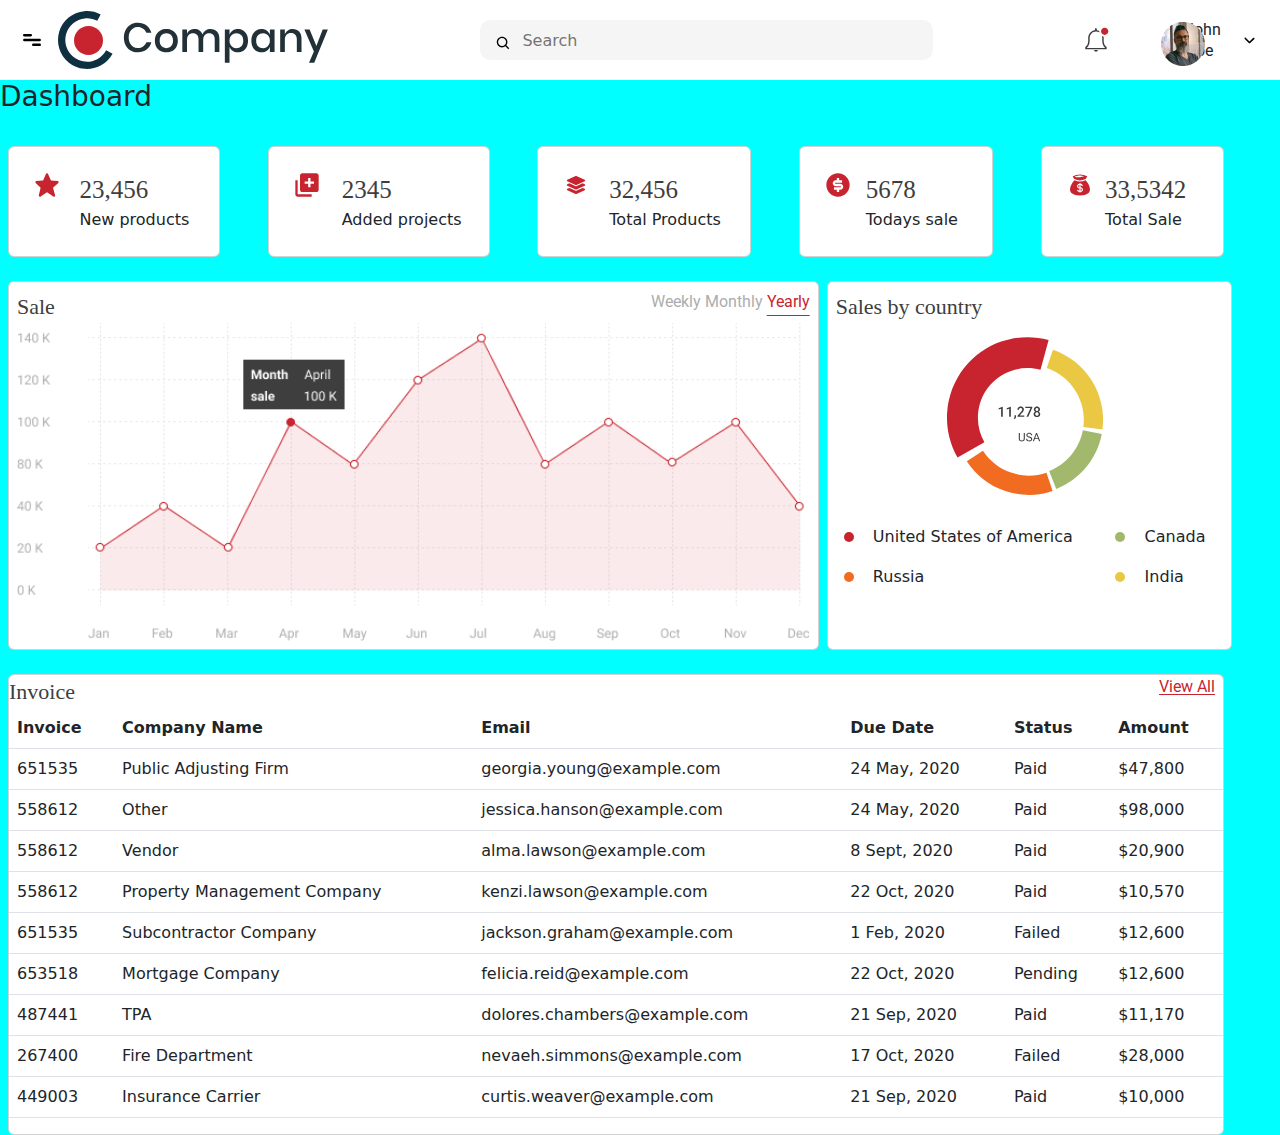
<file: dashboard-1.html>
<!DOCTYPE html>
<html lang="en">
<head>
    <meta charset="UTF-8">
    <meta http-equiv="X-UA-Compatible" content="IE=edge">
    <meta name="viewport" content="width=device-width, initial-scale=1.0">
    <link href="css/dashboard-1.css" rel="stylesheet">
    <link href="css/bootstrap.min.css" rel="stylesheet">
    <link defer href="js/bootstrap.bundle.min.js">
    <link href="https://fonts.googleapis.com/css2?family=Roboto:wght@300;400;500;900&display=swap" rel="stylesheet">
    <script src="https://code.jquery.com/jquery-3.6.3.min.js"></script>
    <title>Dashboard</title>
</head>
<body>
<div class="container-fulid">
    <div class="topbar">
        <img src="images/menu-bar.svg" alt="" id="menubar">
        <div class="logo">
            <img src="images/logo.svg" alt="" class="comp-logo">
        </div>
        <div class="search">
            <img src="images/search-icon.svg" class="searchimg" alt="">
            <input type="text" id="search" placeholder="Search">
        </div>
        <div class="notification">
            <img src="images/notification-icon.svg" alt="" class="navigation">
        </div>
        <div class="user">
            <img src="images/profile.png" alt="">
        </div>
        <div class="username">
            John Doe
        </div>
        <img src="images/downward-arrow.svg" alt="">
    </div>
    <div class="sidebar">
        <ul>
            <li>
                <a href="dashboard.html">
                    <img src="images/dashboard-default.svg" alt="">
                    <div>Dashboard</div>
                </a>
            </li>
            <li>
                <a href="innerpage.html">
                    <img src="images/graph-default.svg" alt="">
                    <div>Analysis</div>
                </a>
            </li>
            <li>
                <a href="#">
                    <img src="images/inbox-default.svg" alt="">
                    <div>Inbox</div>
                </a>
            </li>
            <li>
                <a href="#">
                    <img src="images/clock-default.svg" alt="">
                    <div>History</div>
                </a>
            </li>
            <li>
                <a href="#">
                    <img src="images/user-default.svg" alt="">
                    <div>Users</div>
                </a>
            </li>
            <li>
                <a href="#">
                    <img src="images/maintenance-default.svg" alt="">
                    <div>Maintenance</div>
                </a>
            </li>
            <li>
                <a href="#">
                    <img src="images/setting-default.svg" alt="">
                    <div>Setting</div>
                </a>
            </li>
        </ul>
    </div>



            
    <div class="content-div ">
                <div class="row">
                    <h3>Dashboard</h3>
                </div>

                <div class="d-flex info"><!--flexbox-->
                    <div class="card info_content p-4 ">
                        <div class="row">
                            <div class="col-3"><img src="images/star.svg" class="info_img"></div>
                            <div class="col"><span class="num">23,456</span><br>
                            New products</div>
                        </div>
                    
                    </div>
                    
                    <div class="card info_content p-4">
                        <div class="row">
                            <div class="col-3"><img src="images/new-product.svg" class="info_img"></div>
                            <div class="col"><span class="num">2345</span><br>
                            Added projects</div>
                        </div>
                    
                    </div>
                    
                    <div class="card info_content p-4">
                        <div class="row">
                            <div class="col-3"><img src="images/total-product.svg" class="info_img"></div>
                            <div class="col"><span class="num">32,456</span><br>
                            Total Products</div>
                        </div>
                    </div>
                    
                    
                    <div class="card info_content p-4">
                        <div class="row">
                            <div class="col-3"><img src="images/dollar-filled.svg" class="info_img"></div>
                            <div class="col"><span class="num">5678</span><br>
                            Todays sale</div>
                        </div>
                    </div>
                    
                    <div class="card info_content p-4">
                        <div class="row">
                            <div class="col-3"><img src="images/money-bag.svg" class="info_img"></div>
                            <div class="col"><span class="text">
                                <span class="num">33,5342</span><br>
                                Total Sale
                            </span></div>
                        </div>                        
                    </div>

                </div>

                <div class="d-flex sale">
                   
                        <div class=" card sale p-2 col-md-8 ">
                            
                                <div class="col">
                                    <span class="saletxt">Sale</span><span class="condition">Weekly Monthly <span class="yearly">Yearly</span></span>
                                    <img src="images/data-graph.png" class="datagraph">
                                </div>
                            
                        </div>
                    
                        <div class="card sale_by_country p-2 col-md-4 ">
                        
                            <div class="col">
                                <span class="salebcountry">Sales by country</span>
                                <img src="images/pie-chart.svg" class="piechart">
                                <table class="table table-borderless">
                                    <tr>
                                        <td><span class="dot1"></span></td>
                                        <td>United States of America</td>
                                        <td><span class="dot2"></span></td>
                                        <td></span>Canada</td>
                                    </tr>
                                    <tr>
                                        <td><span class="dot3"></span></td>
                                        <td>Russia</td>
                                        <td><span class="dot4"></span></td>
                                        <td>India</td>
                                    </tr>
                                </table>
                            </div>
                        </div>
                    
                </div>

                <div class="card invoice">
                    <div class="col">
                        <span class="invoice-heading">Invoice</span>
                        <span class="view">View All</span>
                    </div>
                    <div class="scroll">
                        <table class="table table-responsive">
                            <tr>
                                <th>Invoice</th>
                                <th>Company Name</th>
                                <th>Email</th>
                                <th>Due Date</th>
                                <th>Status</th>
                                <th>Amount</th>
                            </tr>
                            <tr>
                                <td>651535</td>
                                <td>Public Adjusting Firm</td>
                                <td>georgia.young@example.com</td>
                                <td>24 May, 2020</td>
                                <td><span class="paid">Paid</span></td>
                                <td>$47,800</td>
                            </tr>
                            <tr>
                                <td>558612</td>
                                <td>Other</td>
                                <td>jessica.hanson@example.com</td>
                                <td>24 May, 2020</td>
                                <td><span class="paid">Paid</span></td>
                                <td>$98,000</td>
                            </tr>
                            <tr>
                                <td>558612</td>
                                <td>Vendor</td>
                                <td>alma.lawson@example.com</td>
                                <td>8 Sept, 2020</td>
                                <td><span class="paid">Paid</span></td>
                                <td>$20,900</td>
                            </tr>
                            <tr>
                                <td>558612</td>
                                <td>Property Management Company</td>
                                <td>kenzi.lawson@example.com</td>
                                <td>22 Oct, 2020</td>
                                <td><span class="paid">Paid</span></td>
                                <td>$10,570</td>
                            </tr>
                            <tr>
                                <td>651535</td>
                                <td>Subcontractor Company</td>
                                <td>jackson.graham@example.com</td>
                                <td>1 Feb, 2020</td>
                                <td><span class="failed">Failed</span></td>
                                <td>$12,600</td>
                            </tr>
                            <tr>
                                <td>653518</td>
                                <td>Mortgage Company</td>
                                <td>felicia.reid@example.com</td>
                                <td>22 Oct, 2020</td>
                                <td><span class="pending">Pending</span></td>
                                <td>$12,600</td>
                            </tr>
                            <tr>
                                <td>487441</td>
                                <td>TPA</td>
                                <td>dolores.chambers@example.com</td>
                                <td>21 Sep, 2020</td>
                                <td><span class="paid">Paid</span></td>
                                <td>$11,170</td>
                            </tr>
                            <tr>
                                <td>267400</td>
                                <td>Fire Department</td>
                                <td>nevaeh.simmons@example.com</td>
                                <td>17 Oct, 2020</td>
                                <td><span class="failed">Failed</span></td>
                                <td>$28,000</td>
                            </tr>
                            <tr>
                                <td>449003</td>
                                <td>Insurance Carrier</td>
                                <td>curtis.weaver@example.com</td>
                                <td>21 Sep, 2020</td>
                                <td><span class="paid">Paid</span></td>
                                <td>$10,000</td>
                            </tr>
                        </table>
                    </div>
                </div>
                
    </div>
        
                
</div>
 <script>
    $('#menubar').click(function () {
        $('.sidebar').toggleClass("active");
    })
</script>  

    
</body>
</html>
</file>
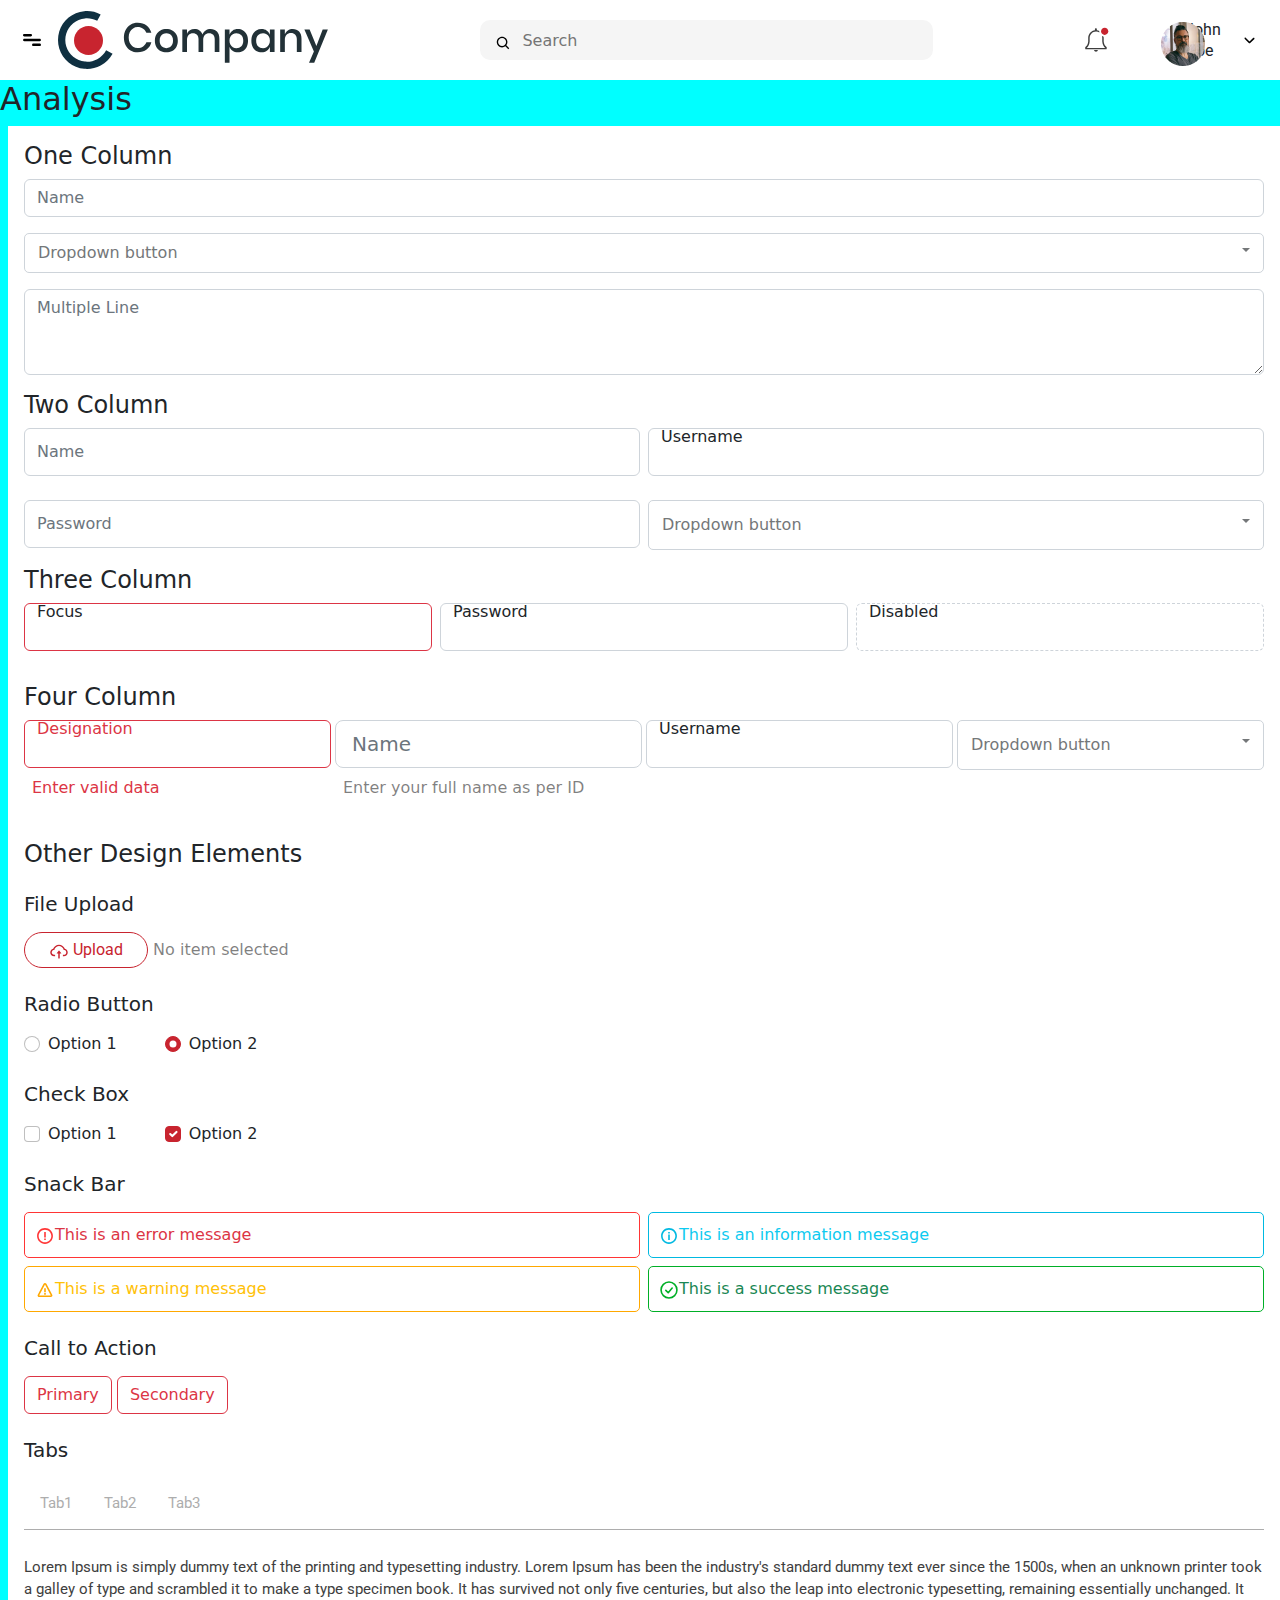
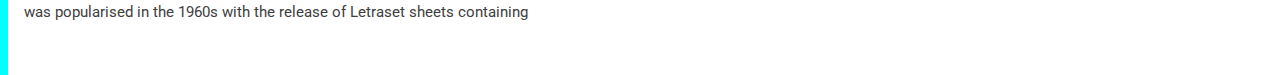
<file: innerpage-1.html>
<!DOCTYPE html>
<html lang="en">

<head>
    <meta charset="UTF-8">
    <meta http-equiv="X-UA-Compatible" content="IE=edge">
    <meta name="viewport" content="width=device-width, initial-scale=1.0">
    <link href="css/dashboard-1.css" rel="stylesheet">
    <link href="css/bootstrap.min.css" rel="stylesheet">
    <script src="https://code.jquery.com/jquery-3.6.3.min.js"></script>
    <script src="js/bootstrap.bundle.min.js"></script>
    <link href="https://fonts.googleapis.com/css2?family=Roboto:wght@300;400;500;900&display=swap" rel="stylesheet">
    
    
    <title>innerpage</title>
</head>

<body>
    <div class="container-fulid">
        <div class="topbar">
            <img src="images/menu-bar.svg" alt="" id="menubar">
            <div class="logo">
                <img src="images/logo.svg" alt="" class="comp-logo">
            </div>
            <div class="search">
                <img src="images/search-icon.svg" class="searchimg" alt="">
                <input type="text" id="search" placeholder="Search">
            </div>
            <div class="notification">
                <img src="images/notification-icon.svg" alt="" class="navigation">
            </div>
            <div class="user">
                <img src="images/profile.png" alt="">
            </div>
            <div class="username">
                John Doe
            </div>
            <img src="images/downward-arrow.svg" alt="">
        </div>
        <div class="sidebar">
            <ul>
                <li>
                    <a href="dashboard.html">
                        <img src="images/dashboard-default.svg" alt="">
                        <div>Dashboard</div>
                    </a>
                </li>
                <li>
                    <a href="innerpage.html">
                        <img src="images/graph-default.svg" alt="">
                        <div>Analysis</div>
                    </a>
                </li>
                <li>
                    <a href="#">
                        <img src="images/inbox-default.svg" alt="">
                        <div>Inbox</div>
                    </a>
                </li>
                <li>
                    <a href="#">
                        <img src="images/clock-default.svg" alt="">
                        <div>History</div>
                    </a>
                </li>
                <li>
                    <a href="#">
                        <img src="images/user-default.svg" alt="">
                        <div>Users</div>
                    </a>
                </li>
                <li>
                    <a href="#">
                        <img src="images/maintenance-default.svg" alt="">
                        <div>Maintenance</div>
                    </a>
                </li>
                <li>
                    <a href="#">
                        <img src="images/setting-default.svg" alt="">
                        <div>Setting</div>
                    </a>
                </li>
            </ul>
        </div>
        <div class="content-div">
            <div class="row">
                <h2>Analysis</h2>
            </div>
            <div class="subcontent bg-white p-3">
                <h4>One Column</h4>
                <div class="row">
                    <div class="mb-3"><input type="email" class="form-control w-100 shadow-none" id="name-col1" placeholder="Name"></div>
                </div>
                <div class="row ">
                    <div class="col-lg-12 mb-3">
                        <div class=" dropdown dropdown-button">
                            <button class="col-md-6 btn dropdown-toggle w-100 text-start shadow-none " type="button" id="dropdownMenuButton1"
                                data-bs-toggle="dropdown" aria-expanded="false">
                                Dropdown button
                            </button>
                            <ul class="dropdown-menu" aria-labelledby="dropdownMenuButton1">
                                <li><a class="dropdown-item" href="#">Action</a></li>
                                <li><a class="dropdown-item" href="#">Another action</a></li>
                                <li><a class="dropdown-item" href="#">Something else here</a></li>
                            </ul>
                        </div>
                    </div>
                </div>
                <div class="row">
                    <div class="mb-3">
                        <textarea class="form-control w-100 shadow-none"  id="exampleFormControlTextarea1" rows="3" placeholder="Multiple Line"></textarea>
                    </div>
                    
                </div>

                <h4>Two Column</h4>
                <div class="d-flex column2-flex gap-2 ">
                    <div class="col">
                        <input type="email" class="form-control name-col2 shadow-none" id="exampleFormControlInput1" placeholder="Name">
                    </div>
                    <div class="col">
                        <div class="form-floating mb-3">
                            <input type="email" class="form-control shadow-none" id="floatingInput" placeholder="name@example.com">
                            <label for="floatingInput">Username</label>
                        </div>
                    </div>
                </div>
                <div class="d-flex column2-flex gap-2 mt-2 mb-3">
                    <div class="col">
                        <input type="email" class="form-control w-100  password-col2 shadow-none" id="exampleFormControlInput1" placeholder="Password">
                    </div>
                    <div class="col">
                        <div class="dropdown dropdown-button">
                            <button class="btn btn-white dropdown-toggle text-start w-100 border-1 dropdownbutheight shadow-none" type="button" id="dropdownMenuButton1" data-bs-toggle="dropdown"
                                aria-expanded="false">
                                Dropdown button
                            </button>
                            <ul class="dropdown-menu shadow-none" aria-labelledby="dropdownMenuButton1">
                                <li><a class="dropdown-item" href="#">Action</a></li>
                                <li><a class="dropdown-item" href="#">Another action</a></li>
                                <li><a class="dropdown-item" href="#">Something else here</a></li>
                            </ul>
                        </div>
                    </div>
                </div>

                <h4>Three Column</h4>
                <div class="d-flex column3-flex gap-2 mb-3">
                    <div class="col">
                        <div class="form-floating mb-3">
                            <input type="email" class="form-control border-danger shadow-none" id="floatingInput" placeholder="name@example.com">
                            <label for="floatingInput">Focus</label>
                        </div>

                    </div>
                    <div class="col">
                        <div class="form-floating mb-3">
                            <input type="email" class="form-control shadow-none" id="floatingInput" placeholder="name@example.com">
                            <label for="floatingInput">Password</label>
                        </div>
                    </div>
                    <div class="col">
                        <div class="form-floating mb-3">
                            <input type="email" class="form-control dashed-border shadow-none" id="floatingInput" placeholder="name@example.com">
                            <label for="floatingInput">Disabled</label>
                        </div>
                    </div>
                </div>

                <h4>Four Column</h4>
                <div class="d-flex column4-flex gap-1 mb-3">
                    <div class="col">
                        <div class="form-floating mb-3">
                            <input type="email" class="form-control border-danger shadow-none" id="floatingInput" placeholder="name@example.com">
                            <label for="floatingInput" class="text-danger">Designation</label>
                            <p class="p-2 text-danger">Enter valid data</p>
                        </div>
                    </div>

                    <div class="col">
                        <input type="email" class="form-control form-control-lg shadow-none" id="exampleFormControlInput1" placeholder="Name">
                        <p class="p-2 text-black-50">Enter your full name as per ID</p>
                    </div>
                    <div class="col">
                        <div class="form-floating mb-3">
                            <input type="email" class="form-control shadow-none" id="floatingInput" placeholder="name@example.com">
                            <label for="floatingInput">Username</label>
                        </div>
                    </div>
                    <div class="col">
                        <div class="dropdown dropdown-button">
                            <button class="btn btn-white dropdown-toggle w-100 text-start dropdownbutheight shadow-none" type="button"
                                id="dropdownMenuButton1" data-bs-toggle="dropdown" aria-expanded="false">
                                Dropdown button
                            </button>
                            <ul class="dropdown-menu" aria-labelledby="dropdownMenuButton1">
                                <li><a class="dropdown-item" href="#">Action</a></li>
                                <li><a class="dropdown-item" href="#">Another action</a></li>
                                <li><a class="dropdown-item" href="#">Something else here</a></li>
                            </ul>
                        </div>
                    </div>

                </div>
                <h4>Other Design Elements</h4>
                <h5 class="mt-4 mb-3">File Upload</h5>
                <button class="file"><img src="images/cloud-upload-icon.svg">
                    Upload</button>
                    <span class="text-black-50 text-end">No item selected</span>

                <h5 class="mt-4 mb-3">Radio Button</h5>

                    <div class="d-flex radiobutton-flex col-md-9 gap-5">
                        <div class="form-check ">
                            <input class="form-check-input" type="radio" name="flexRadioDefault" id="flexRadioDefault1">
                            <label class="form-check-label" for="flexRadioDefault1">
                                Option 1
                            </label>
                        </div>
                    
                    
                        <div class="form-check">
                            <input class="form-check-input" type="radio" name="flexRadioDefault" id="flexRadioDefault2" checked>
                            <label class="form-check-label" for="flexRadioDefault2">
                                Option 2
                            </label>
                        </div>
                    </div>

                <h5 class="mt-4 mb-3">Check Box</h5>

                <div class="d-flex checkbox-flex col-md-9 gap-5">
                    <div class="form-check">
                        <input class="form-check-input" type="checkbox" value="" id="flexCheckDefault">
                        <label class="form-check-label" for="flexCheckDefault">
                            Option 1
                        </label>
                    </div>

                    <div class="form-check">
                        <input class="form-check-input" type="checkbox" value="" id="flexCheckChecked" checked>
                        <label class="form-check-label" for="flexCheckChecked">
                            Option 2
                        </label>
                    </div>
                </div>
                
                <h5 class="mt-4 mb-3">Snack Bar</h5>
                <div class="d-flex column2-flex gap-2 ">
                    <div class="col error">
                        <img src="images/error-icon.svg" class="snack-icon"><span class="text-danger">This is an error message</span>
                    </div>
                    <div class="col information">
                        <img src="images/info-icon.svg" class="snack-icon"><span class="text-info">This is an information message</span>
                    </div>
                </div>
                <div class="d-flex column2-flex gap-2 mt-2 mb-3">
                    <div class="col warning">
                        <img src="images/warning-icon.svg" class="snack-icon"><span class="text-warning">This is a warning message</span>
                    </div>
                    <div class="col success">
                        <img src="images/success-icon.svg" class="snack-icon "><span class="text-success">This is a success message</span>
                    </div>
                </div>

                <h5 class="mt-4 mb-3 gap-2">Call to Action</h5>
                <button type="button" class="btn  btn-outline-danger rounded-6 ">Primary</button>
                <button type="button" class="btn  btn-outline-danger rounded-6">Secondary</button>

                <h5 class="mt-4 mb-3">Tabs</h5>
                    <div class="tab">
                        <button class="tablinks" onclick=>Tab1</button>
                        <button class="tablinks" onclick=>Tab2</button>
                        <button class="tablinks" onclick=>Tab3</button><br>
                    
                        <div class="tab_content">
                            Lorem Ipsum is simply dummy text of the printing and typesetting industry. Lorem Ipsum has been the industry's
                            standard
                            dummy text ever since the 1500s, when an unknown printer took a galley of type and scrambled it to make a type
                            specimen
                            book. It has survived not only five centuries, but also the leap into electronic typesetting, remaining
                            essentially
                            unchanged. It was popularised in the 1960s with the release of Letraset sheets containing
                        </div>
                    </div>
                        
                
            </div>
        </div>
    </div>

    <script>
        $('#menubar').click(function () {
            $('.sidebar').toggleClass("active");
        })
        
    </script>
</body>
</html>
</file>
<file: css/dashboard-1.css>
*{
    margin: 0;
    padding: 0;
    box-sizing: border-box;
    
    
}
.topbar {
    position: fixed;
    display: grid;
    grid-template-columns: 0.4fr 1fr 8fr 0.1fr 0.8fr 0.6fr 0.2fr;
    width: 100%;
    height: 80px;
    background: #FFFFFF 0% 0% no-repeat padding-box;
    padding: 0px 20px;
    z-index: 1;
    align-items: center;
}

/*.logo img {
    width: 142px;
    height: 30px;
}*/

.search {
    position: relative;
    justify-self: center;
    width: 60%;
}

.search input {
    width: 100%;
    border: none;
    outline: none;
    height: 40px;
    padding: 0px 42px;
    background-color: #F5F5F5;
    border-radius: 10px;
    font-size: 16px;
}

.search img {
    width: 16px;
    height: 16px;
    top: 15px;
    left: 15px;
    cursor: pointer;
    position: absolute;
}

.user {
    position: relative;
}

.user img {
    position: absolute;
    top: -18px;
    left: 52.2px;
    object-fit: cover;
}

.username {
    left: 12px;
    text-align: left;
    font: normal normal normal 16px/21px Roboto;
}
.items img{
    width: 20px;
    height: auto;
}
.sidebar {
    position: fixed;
    top: 80px;
    width: 200px;
    height: calc(100% - 80px);
    overflow-x: hidden;
    background: #FFFFFF 0% 0% no-repeat padding-box;
    
}

.sidebar ul {
    margin-top: 20px;
}

.sidebar ul li {
    width: 100%;
    list-style: none;
}

.sidebar ul li a {
    width: 100%;
    color: black;
    text-decoration: none;
    height: 43px;
    display: flex;
    margin-left: 13px;
    align-items: center;
    font: normal normal normal 16px/21px Roboto;
}

.sidebar ul li a img {
    width: 19px;
    height: 19px;
    align-items: center;
    margin-right: 12.5px;
}

.sidebar ul li:hover {
    background: #FFF3F4 0% 0% no-repeat padding-box;
    border-radius: 5px;
}

.sidebar ul li:hover a {
    color: #C8242F;
}
.content-div{

            position: absolute;
            top: 80px;
            
            width: 100%;
            left: 200px;
            min-height: calc(100vh - 80px);
            background: #FAFAFA 0% 0% no-repeat padding-box;
            background-color: aqua;
            
            
        
}

.info, .sale{
    
    display: flex;
    flex-direction: row;
    width: 95%;
    gap:0.5rem;
    justify-content: space-between;
    margin-top: 1.5em;
    margin-left: 0.5rem;
    
   
}
.card{
    width: var(--cardWidth);
        height: var(--cardHeight);
        margin: var(--cardMargin);
        border: 1px solid #ccc;
        border-radius: 8px;
        background: #fff;
        box-sizing: border-box;
}
.info_content{
    display: grid;
}

.num {
    font-size: 25px;
    font-family: 'Roboto Medium';
    color: #3E3E3E;
}

.datagraph{
    width: 100%;
    height: auto;
}
.piechart {
    width: 50%;
    height: auto;
    display: block;
    margin: auto;
}
.saletxt, .salebcountry, .invoice-heading {

    color: #3E3E3E;
    font-family: 'Roboto Medium';
    font-size: 22px;
    
}
.condition {
    float: right;
    font-family: 'Roboto';
    font-weight: 300px;
    color: #ADADAD;
}
.yearly {
    color: #C8242F;
    text-decoration: underline;
    text-underline-offset: 8px;
}
.dot1 {
    height: 10px;
    width: 10px;
    background-color: #C8242F;
    border-radius: 50%;
    display: inline-block;
}

.dot2 {
    height: 10px;
    width: 10px;
    background-color: #A2B86C;
    border-radius: 50%;
    display: inline-block;
}

.dot3 {
    height: 10px;
    width: 10px;
    background-color: #F16C20;
    border-radius: 50%;
    display: inline-block;
}

.dot4 {
    height: 10px;
    width: 10px;
    background-color: #EBC844;
    border-radius: 50%;
    display: inline-block;
}
.invoice{
    width: 95%;
    margin-top: 1.5em;  
    margin-left: 0.5rem
    
    
}
.view{
    color: #C8242F;
        float: right;
        text-underline-offset: 2px;
        font-family: 'Roboto';
        margin-right: 0.5rem;
        text-decoration: underline;
}
.scroll{
    overflow-x: auto;
}

.scroll td {
    white-space: normal !important;
    word-wrap: break-word;
}
.card{
    position: static!important;
}
.info_img {
    width: 28px;
    height: auto;

}
.error {
    border: 1px solid #FF3535;
    padding: 10px;
    border-radius: 5px;
}

.information{
    border: 1px solid #00B9E1;
    border-radius: 5px;
    padding: 10px;
}

.warning {
    border: 1px solid #FFA800;
    border-radius: 5px;
    padding: 10px;
}

.success {
    border: 1px solid #00AF27;
    border-radius: 5px;
    padding: 10px;
}
.tab{
    overflow: hidden;
    border: 0px;
}
.tab button{
    float: left;
        border: none;
        outline: none;
        cursor: pointer;
        padding: 14px 16px;
        transition: 0.3s;
        background-color: #FFFFFF;
        font-size: 15px;
        font-family: 'Roboto';
        font-weight: 500px;
        color: #ADADAD;
        
        
}
.tab button:hover {
    color: #C8242F;
    text-decoration: underline;
    text-underline-offset: 18px;
    text-decoration-thickness: 3px;
    font-family: 'Roboto Medium';
    
}

.tab_content{
    float: left;
    /*margin-top: 26px;
    margin-left: 30px;*/
   
    
    border-top: 1px solid #ADADAD;
    padding-top: 26px;
    font-family: 'Roboto';
    font-size: 15px;
    color: #3E3E3E;
    padding-bottom: 36px;
}

@media screen and (min-width:770px) {
    .sidebar {
            width: 270px;
            position: fixed;
            left: -270px;
        }
       .content-div {
            left: 0px;
            width: 100%;
            max-width: 100%;
            display: inline-block;
        }
    
        .sidebar.active {
            left: 0px;
        }
    
        .sidebar.active~.content-div {
            
            margin-left: 270px;
            
        }
        .subcontent{
    margin-left: 0.5rem;
}
}
@media screen and (max-width:769px) {
    

    .info, .sale{
        flex-direction: column;
        justify-content: space-between;
        gap: 0.2rem;
        }
    .topbar{
        margin-left: 0px;
        margin-right: 0px;
      }
          .search img {
              width: 20px;
              height: 20px;
              top: 15px;
              left: 0px;
              cursor: pointer;
              position: absolute;
          }
    .search{
        width: 10%;
        margin-left: 0px;
    }
    .search input{
        padding: 0px;
        visibility: hidden;
    }
    .comp-logo{
        width: 100px;
    }
    .user img{
        left: 2px;
    }
    .username{
        visibility: hidden;
    }    
        .content-div {
            left: 0px;
            width: 100%;
            display: inline-block;
        }
    .sidebar {
        width: 270px;
        position: fixed;
        left: -270px;
        }
    .content-div {
        left: 0px;
        width: 100%;
        display: inline-block;
    }
    .sidebar.active {
    left: 0px;
    }
                
    .sidebar.active~ .content-div{
    
        margin-left: 270px;

    }
    .column2-flex, .column3-flex, .column4-flex{
        flex-direction: column;
    }
    
    
    
}
.subcontent{
    margin-left: 0.5rem;
}
/* Inner Page*/
/*.form-floating>.form-control {
    padding: 1rem 0.75rem;
}*/
.form-floating>label {
    position: absolute;
    top: -20px!important;
}
.form-floating>.form-control,
.form-floating>.form-select {
    height: 48px!important;
    line-height: 1.25;
}
.form-check-input:checked {
    background-color: #C8242F!important;
    border-color: #C8242F!important;
}
.dropdown-toggle::after {
    display: inline-block;
    margin-left: 0.255em;
    vertical-align: 0.255em;
    content: "";
    border-top: 0.3em solid;
    border-right: 0.3em solid transparent;
    border-bottom: 0;
    border-left: 0.3em solid transparent;
    float: right!important;
    margin-top: 0.4em;
}

.dropdown-button{
    border: 1px solid #ced4da;
    border-radius: 5px;
    
}
.dropdown-button button{
    color:#747779;
}
.dropdownbutheight, .password-col2, .name-col2{
    height: 48px;
}

.dashed-border{
    border: 1px dashed #ced4da!important ;
}
input#file-upload-button{
    color:red;
}
.file{
    cursor: pointer;
    width: 124px;
    height: 36px;
    border: 1px solid #C8242F;
    border-radius: 18px;
    background-color: #FFFFFF;
    color: #C8242F;
    font-family: 'Roboto';
}
.snack-icon{
    width: 20px;
    height: auto;
}
</file>
